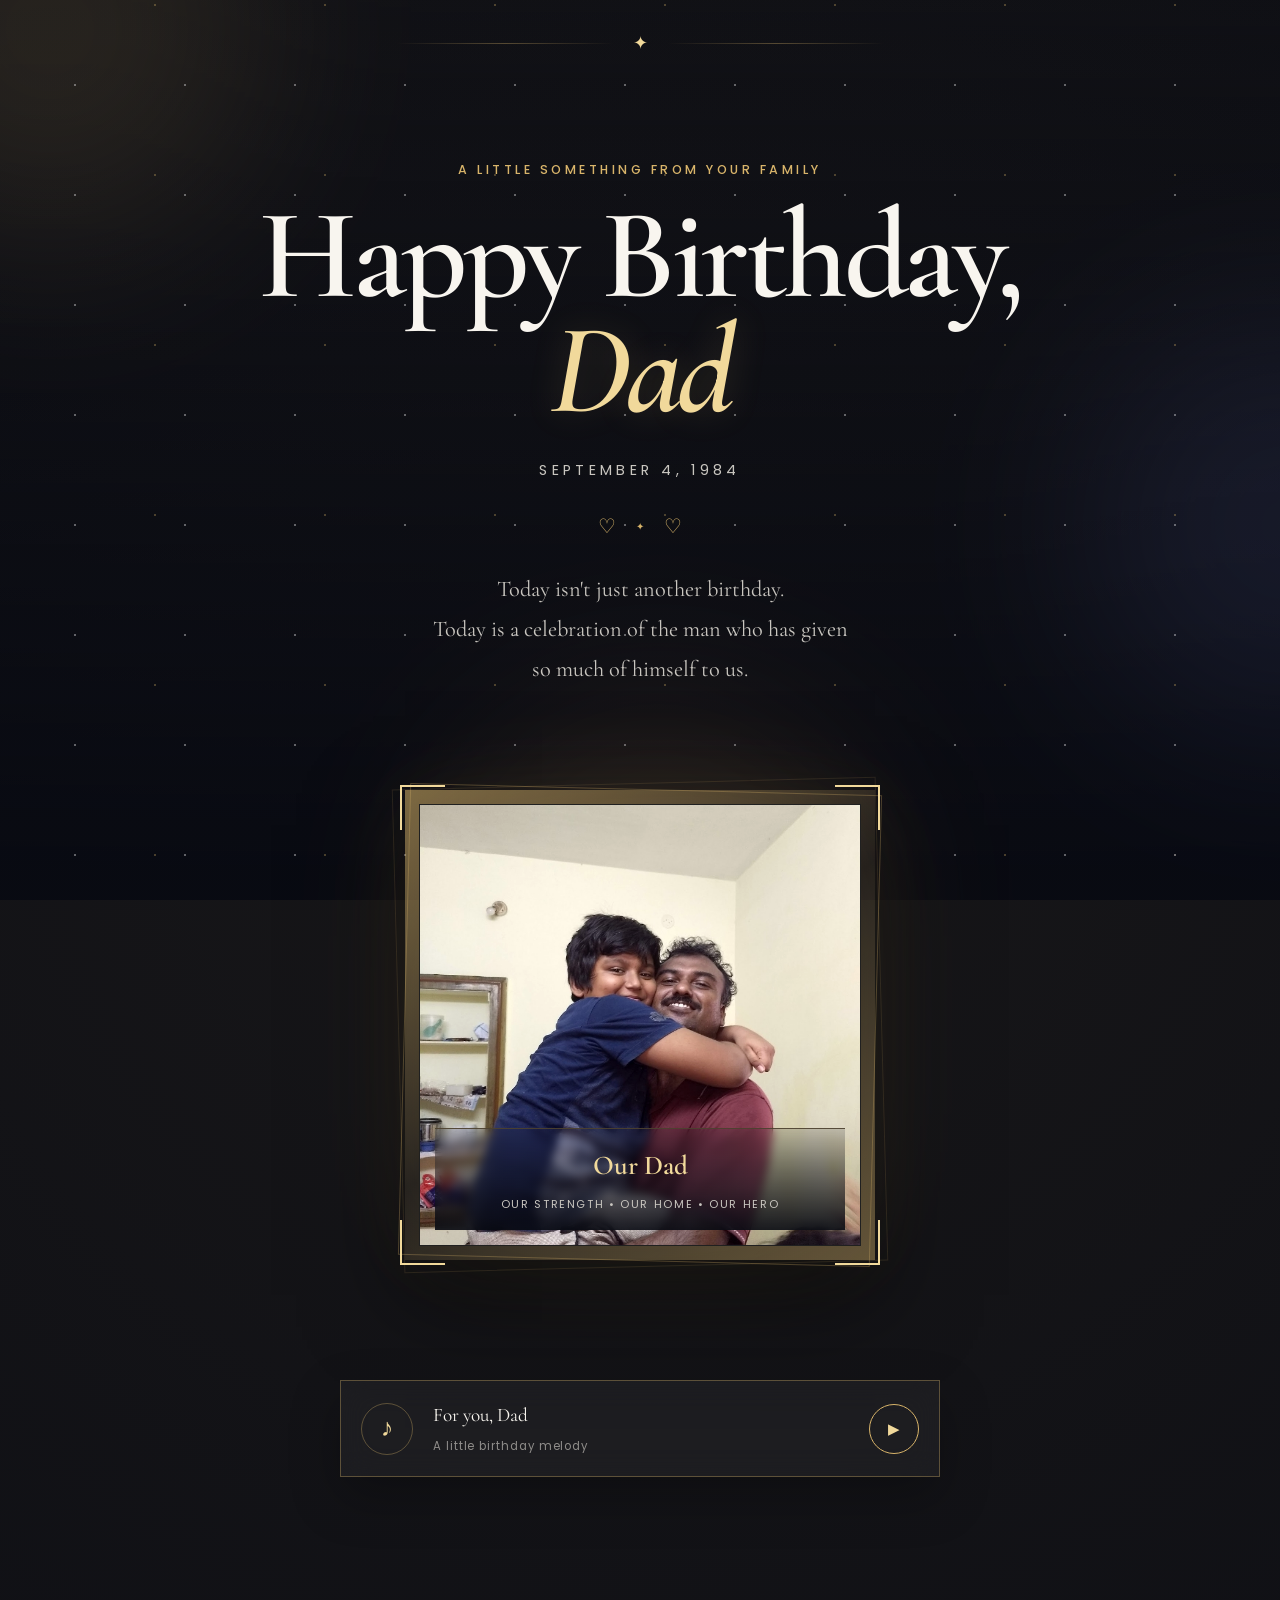
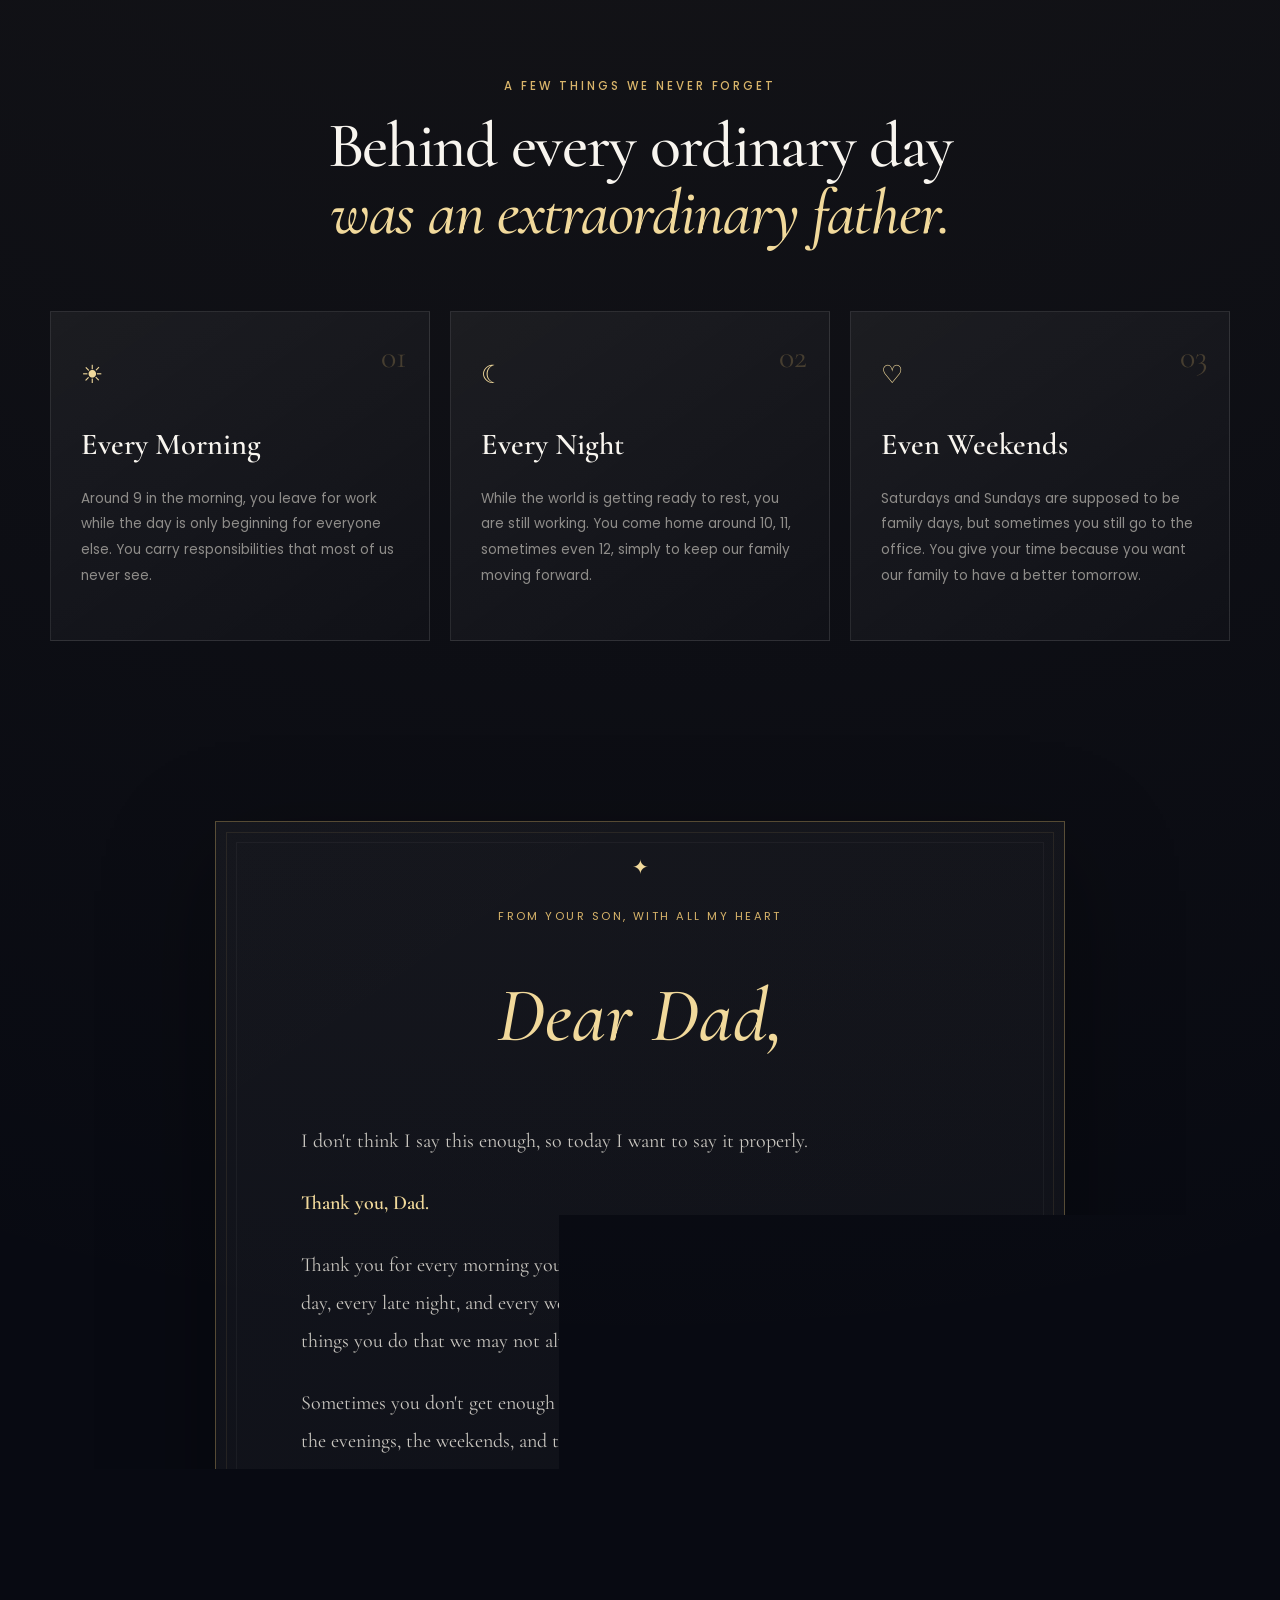
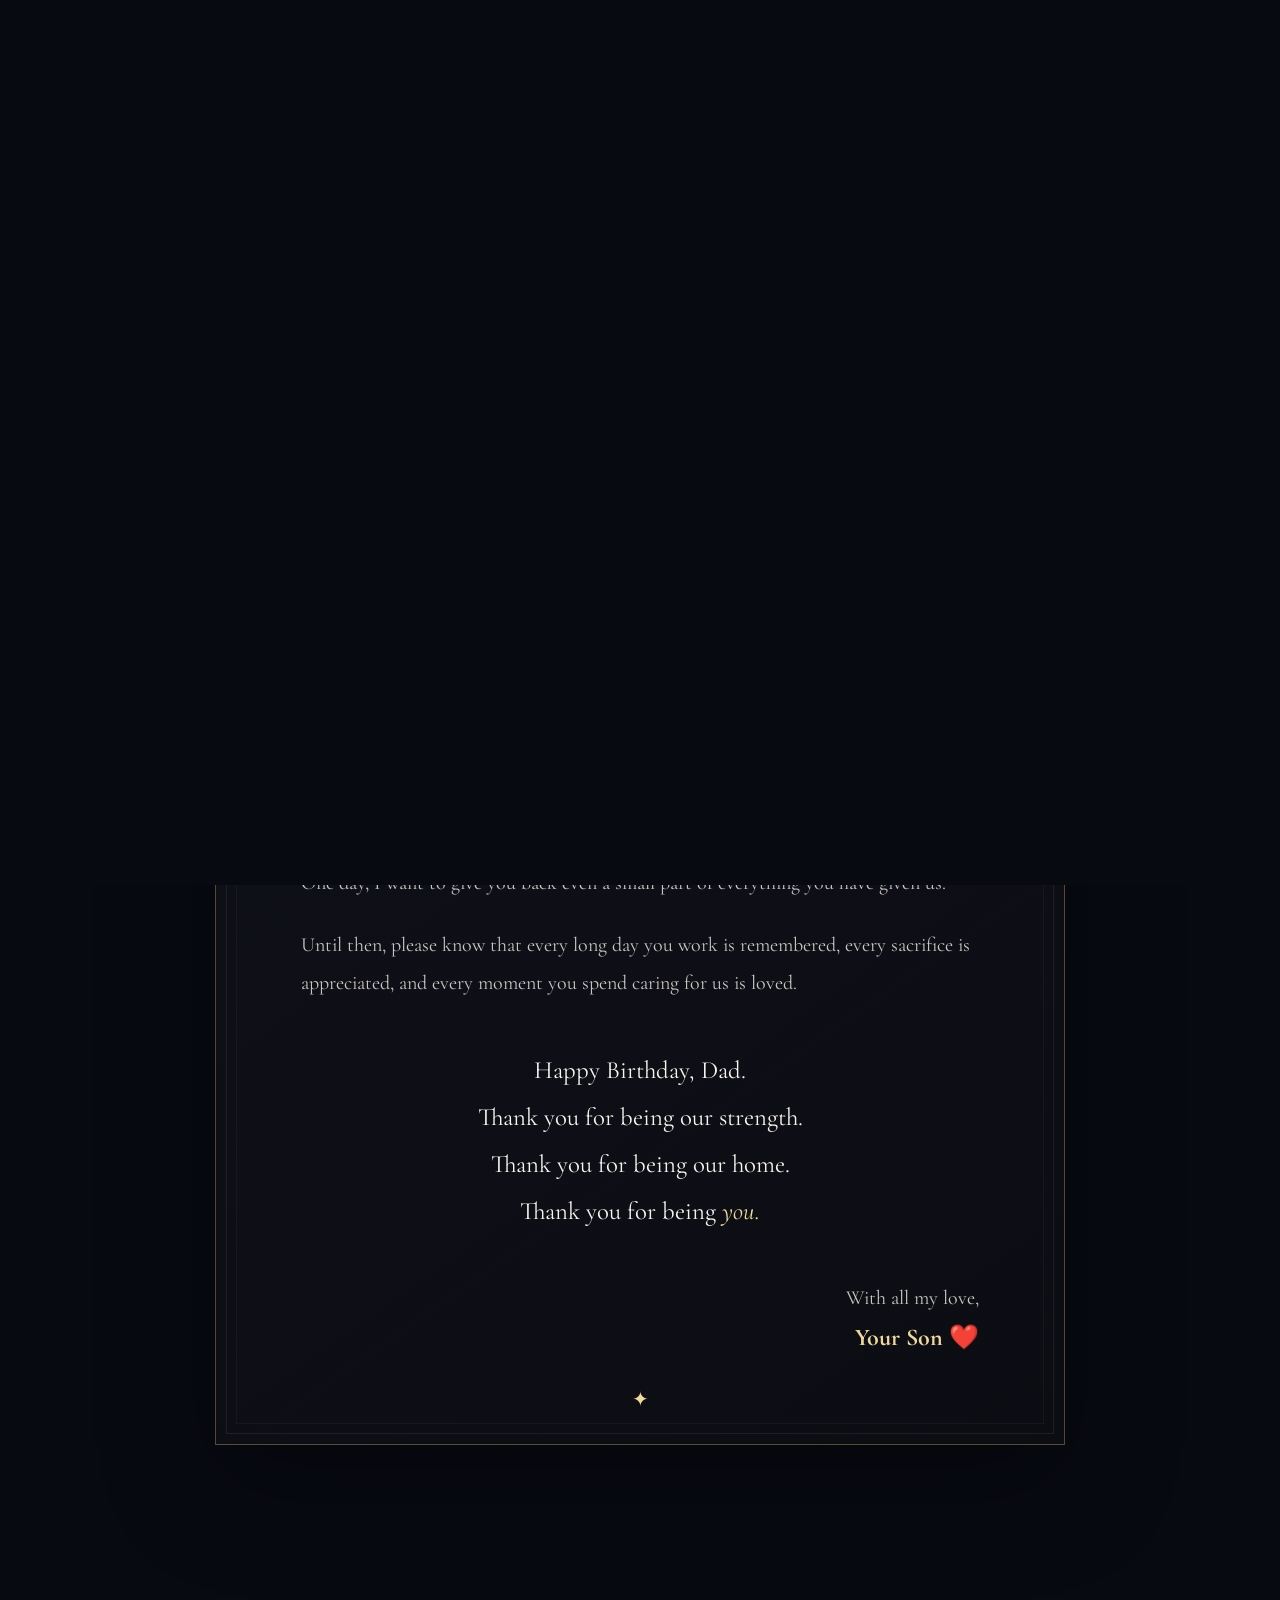
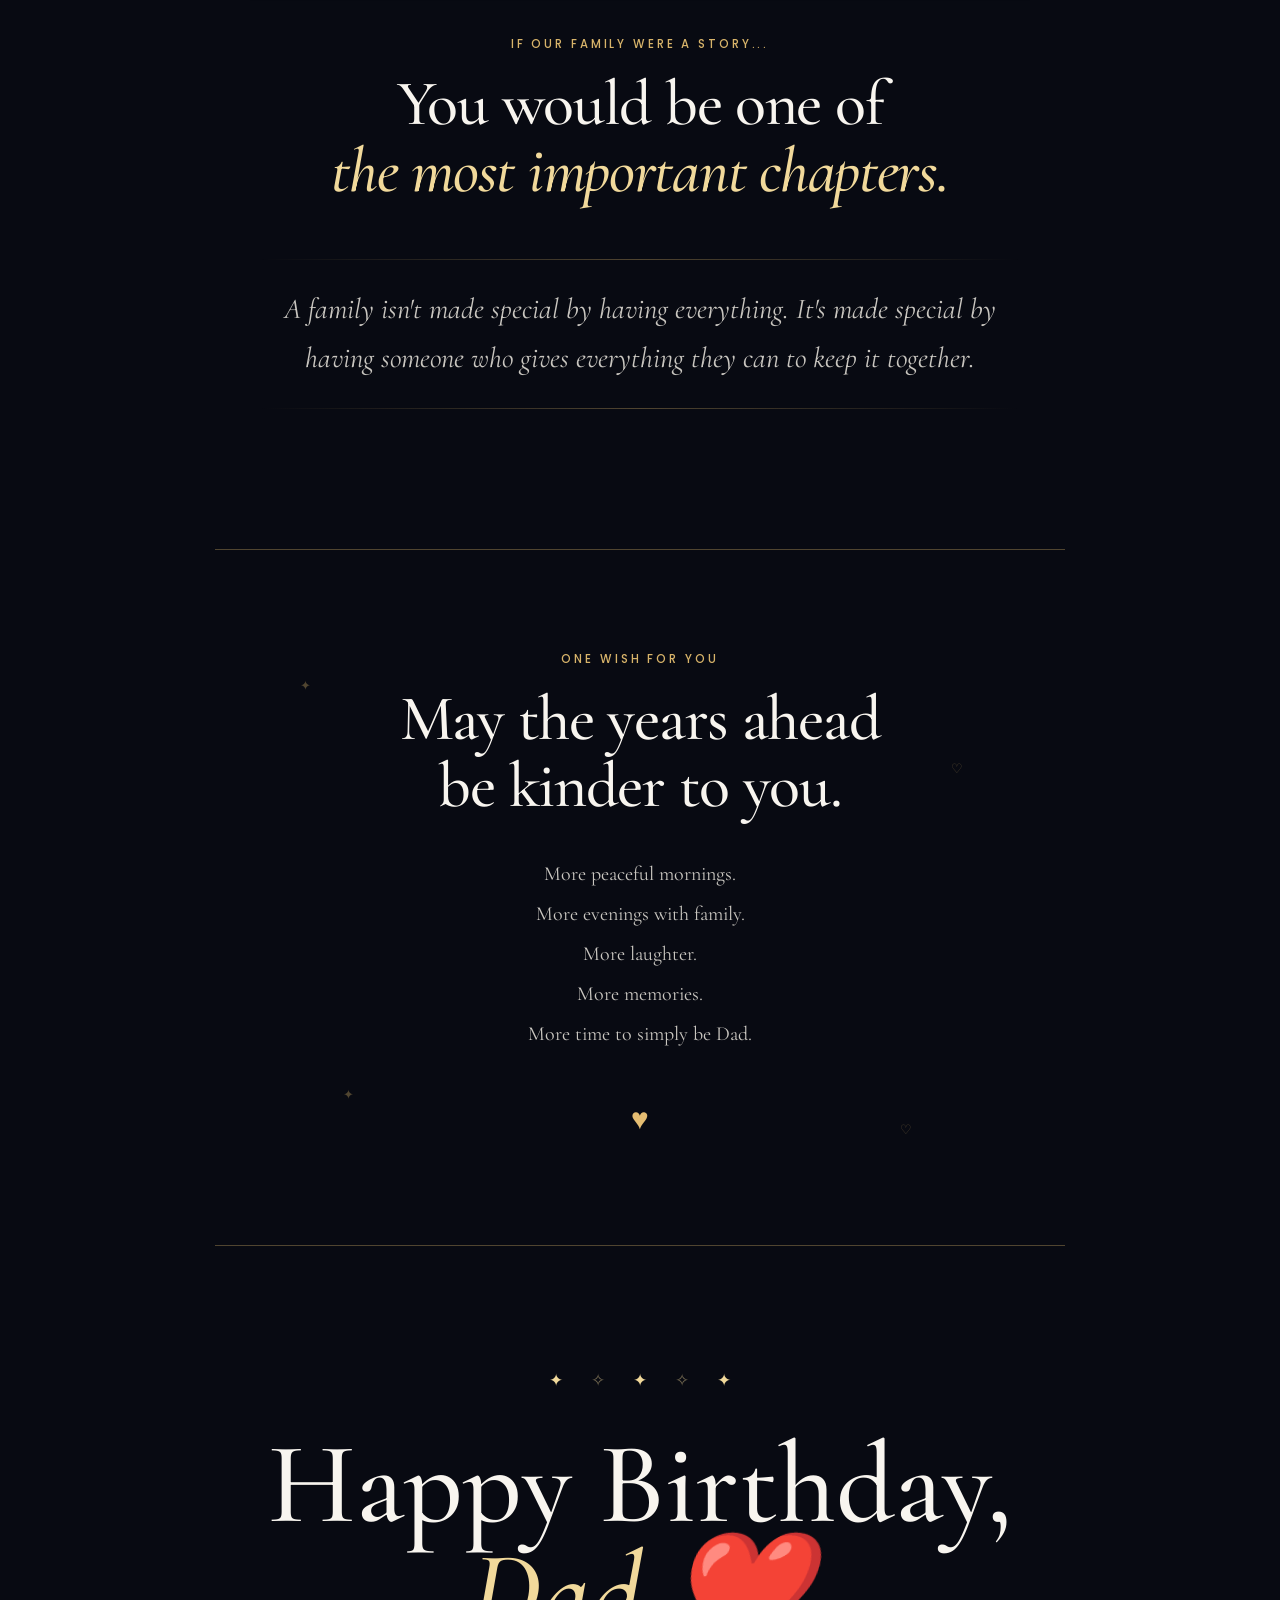
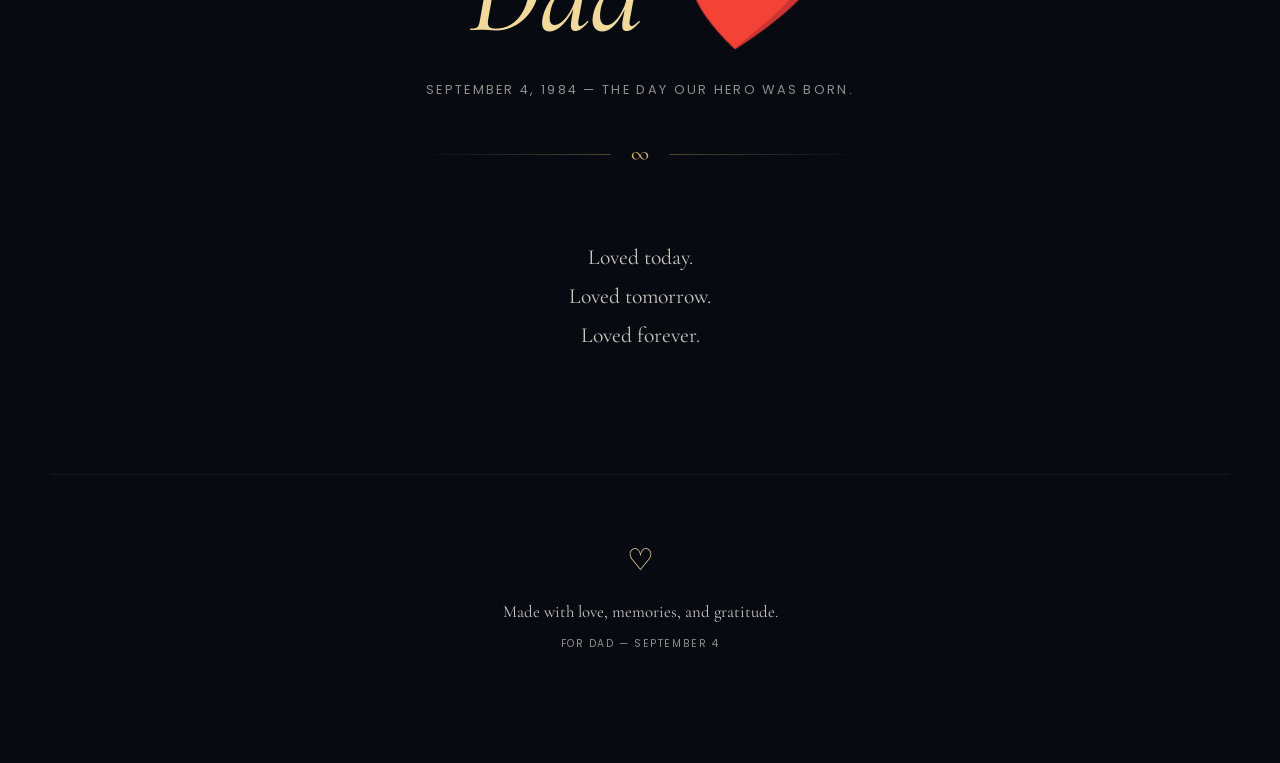
<file: Index.html>
<!DOCTYPE html>
<html lang="en">
<head>
  <meta charset="UTF-8">
  <meta name="viewport" content="width=device-width, initial-scale=1.0">

  <title>Happy Birthday, Dad ❤️</title>

  <link rel="preconnect" href="https://fonts.googleapis.com">
  <link rel="preconnect" href="https://fonts.gstatic.com" crossorigin>
  <link
    href="https://fonts.googleapis.com/css2?family=Cormorant+Garamond:wght@400;500;600;700&family=Poppins:wght@300;400;500;600&display=swap"
    rel="stylesheet"
  >

  <link rel="stylesheet" href="style.css">
</head>

<body>

  <!-- BACKGROUND -->
  <div class="background" aria-hidden="true">
    <div class="glow glow-1"></div>
    <div class="glow glow-2"></div>
    <div class="glow glow-3"></div>
  </div>

  <div class="stars" aria-hidden="true"></div>

  <main class="birthday-page">

    <!-- TOP LINE -->
    <div class="top-line" aria-hidden="true">
      <span></span>
      <i>✦</i>
      <span></span>
    </div>

    <!-- HERO -->
    <section class="hero" id="home">

      <p class="small-heading">
        A little something from your family
      </p>

      <h1 class="hero-title">
        Happy Birthday,
        <span>Dad</span>
      </h1>

      <p class="birth-date">
        September 4, 1984
      </p>

      <div class="hero-decoration" aria-hidden="true">
        <span>♡</span>
        <span>✦</span>
        <span>♡</span>
      </div>

      <p class="intro-text">
        Today isn't just another birthday.
        <br>
        Today is a celebration of the man who has given
        <br>
        so much of himself to us.
      </p>

    </section>

    <!-- PHOTO -->
    <section class="photo-section" id="dad-photo">

      <div class="photo-frame">

        <div class="frame-corner corner-top-left"></div>
        <div class="frame-corner corner-top-right"></div>
        <div class="frame-corner corner-bottom-left"></div>
        <div class="frame-corner corner-bottom-right"></div>

        <div class="photo-glow"></div>

        <img
          src="dad.jpg"
          alt="A beautiful memory of Dad"
          class="dad-photo"
        >

        <div class="photo-caption">
          <span>Our Dad</span>
          <small>Our strength • Our home • Our hero</small>
        </div>

      </div>

    </section>

    <!-- MUSIC -->
    <section class="music-section">

      <div class="music-card">

        <div class="music-icon" aria-hidden="true">
          ♪
        </div>

        <div class="music-info">
          <p>For you, Dad</p>
          <span>A little birthday melody</span>
        </div>

        <button
          class="music-button"
          id="musicButton"
          type="button"
          aria-label="Play birthday song"
        >
          ▶
        </button>

      </div>

      <audio id="birthdaySong" loop preload="metadata">
        <source src="birthday-song.mp3" type="audio/mpeg">
        Your browser does not support the audio element.
      </audio>

    </section>

    <!-- MEMORIES -->
    <section class="memory-section">

      <p class="section-label">
        A few things we never forget
      </p>

      <h2>
        Behind every ordinary day<br>
        <span>was an extraordinary father.</span>
      </h2>

      <div class="memory-grid">

        <article class="memory-card">
          <div class="memory-number">01</div>
          <div class="memory-icon">☀</div>

          <h3>Every Morning</h3>

          <p>
            Around 9 in the morning, you leave for work
            while the day is only beginning for everyone else.
            You carry responsibilities that most of us never see.
          </p>
        </article>

        <article class="memory-card">
          <div class="memory-number">02</div>
          <div class="memory-icon">☾</div>

          <h3>Every Night</h3>

          <p>
            While the world is getting ready to rest,
            you are still working. You come home around
            10, 11, sometimes even 12, simply to keep
            our family moving forward.
          </p>
        </article>

        <article class="memory-card">
          <div class="memory-number">03</div>
          <div class="memory-icon">♡</div>

          <h3>Even Weekends</h3>

          <p>
            Saturdays and Sundays are supposed to be
            family days, but sometimes you still go to
            the office. You give your time because you
            want our family to have a better tomorrow.
          </p>
        </article>

      </div>

    </section>

    <!-- LETTER -->
    <section class="letter-section" id="letter">

      <div class="letter-border">

        <div class="letter-decoration top" aria-hidden="true">✦</div>

        <p class="letter-label">
          From your son, with all my heart
        </p>

        <h2>Dear Dad,</h2>

        <div class="letter-content">

          <p>
            I don't think I say this enough, so today I want
            to say it properly.
          </p>

          <p>
            <strong>Thank you, Dad.</strong>
          </p>

          <p>
            Thank you for every morning you wake up and go
            to work. Thank you for every long day, every late
            night, and every weekend you spend working for us.
            There are so many things you do that we may not
            always notice, but they are all around us.
          </p>

          <p>
            Sometimes you don't get enough time to sit with us.
            Sometimes your work takes away the evenings,
            the weekends, and the little moments that families
            wish they had more of.
          </p>

          <p>
            But Dad, I want you to know something.
          </p>

          <p class="highlight-line">
            We notice your sacrifice.
          </p>

          <p>
            We notice how hard you work.
            We notice how much you care.
            We notice how you keep going even when you're tired.
          </p>

          <p>
            You never ask us for anything in return.
            You simply work, provide, protect, and love us
            in your own way.
          </p>

          <p>
            And maybe one day, when I am older, I will finally
            understand just how much you gave up for our family.
            But even now, I know one thing for certain:
          </p>

          <p class="big-love">
            You mean the world to us.
          </p>

          <p>
            I don't want this birthday to be remembered as
            just another day.
          </p>

          <p>
            I want you to remember that your son loves you.
            Your family loves you.
            And behind every little thing we have today,
            there is a part of your hard work and your love.
          </p>

          <p>
            I may not always say it.
            I may not always show it.
            But I am proud to call you my Dad.
          </p>

          <p>
            I hope this little page stays with you as a reminder
            that your efforts have never been meaningless.
          </p>

          <p>
            One day, I want to give you back even a small part
            of everything you have given us.
          </p>

          <p>
            Until then, please know that every long day you work
            is remembered, every sacrifice is appreciated,
            and every moment you spend caring for us is loved.
          </p>

          <p class="final-letter">
            Happy Birthday, Dad.
            <br>
            Thank you for being our strength.
            <br>
            Thank you for being our home.
            <br>
            Thank you for being <em>you.</em>
          </p>

        </div>

        <div class="signature">
          With all my love,
          <br>
          <strong>Your Son ❤️</strong>
        </div>

        <div class="letter-decoration bottom" aria-hidden="true">✦</div>

      </div>

    </section>

    <!-- FAMILY -->
    <section class="family-section">

      <p class="section-label">
        If our family were a story...
      </p>

      <h2>
        You would be one of<br>
        <span>the most important chapters.</span>
      </h2>

      <div class="family-message">

        <div class="family-line"></div>

        <p>
          A family isn't made special by having everything.
          It's made special by having someone who gives
          everything they can to keep it together.
        </p>

        <div class="family-line"></div>

      </div>

    </section>

    <!-- WISHES -->
    <section class="wishes-section">

      <div class="wish-orbit" aria-hidden="true">
        <span>✦</span>
        <span>♡</span>
        <span>✦</span>
        <span>♡</span>
      </div>

      <p class="section-label">
        One wish for you
      </p>

      <h2>
        May the years ahead<br>
        be kinder to you.
      </h2>

      <p class="wish-text">
        More peaceful mornings.
        <br>
        More evenings with family.
        <br>
        More laughter.
        <br>
        More memories.
        <br>
        More time to simply be Dad.
      </p>

      <div class="wish-heart">
        ♥
      </div>

    </section>

    <!-- FINAL -->
    <section class="final-section">

      <div class="final-stars" aria-hidden="true">
        <span>✦</span>
        <span>✧</span>
        <span>✦</span>
        <span>✧</span>
        <span>✦</span>
      </div>

      <h2>
        Happy Birthday,
        <span>Dad ❤️</span>
      </h2>

      <p>
        September 4, 1984 — the day our hero was born.
      </p>

      <div class="final-line" aria-hidden="true">
        <span></span>
        <b>∞</b>
        <span></span>
      </div>

      <p class="forever-message">
        Loved today.
        <br>
        Loved tomorrow.
        <br>
        Loved forever.
      </p>

    </section>

    <!-- FOOTER -->
    <footer>

      <div class="footer-heart">
        ♡
      </div>

      <p>
        Made with love, memories, and gratitude.
      </p>

      <small>
        For Dad — September 4
      </small>

    </footer>

  </main>

  <script src="script.js"></script>

</body>
</html>
</file>
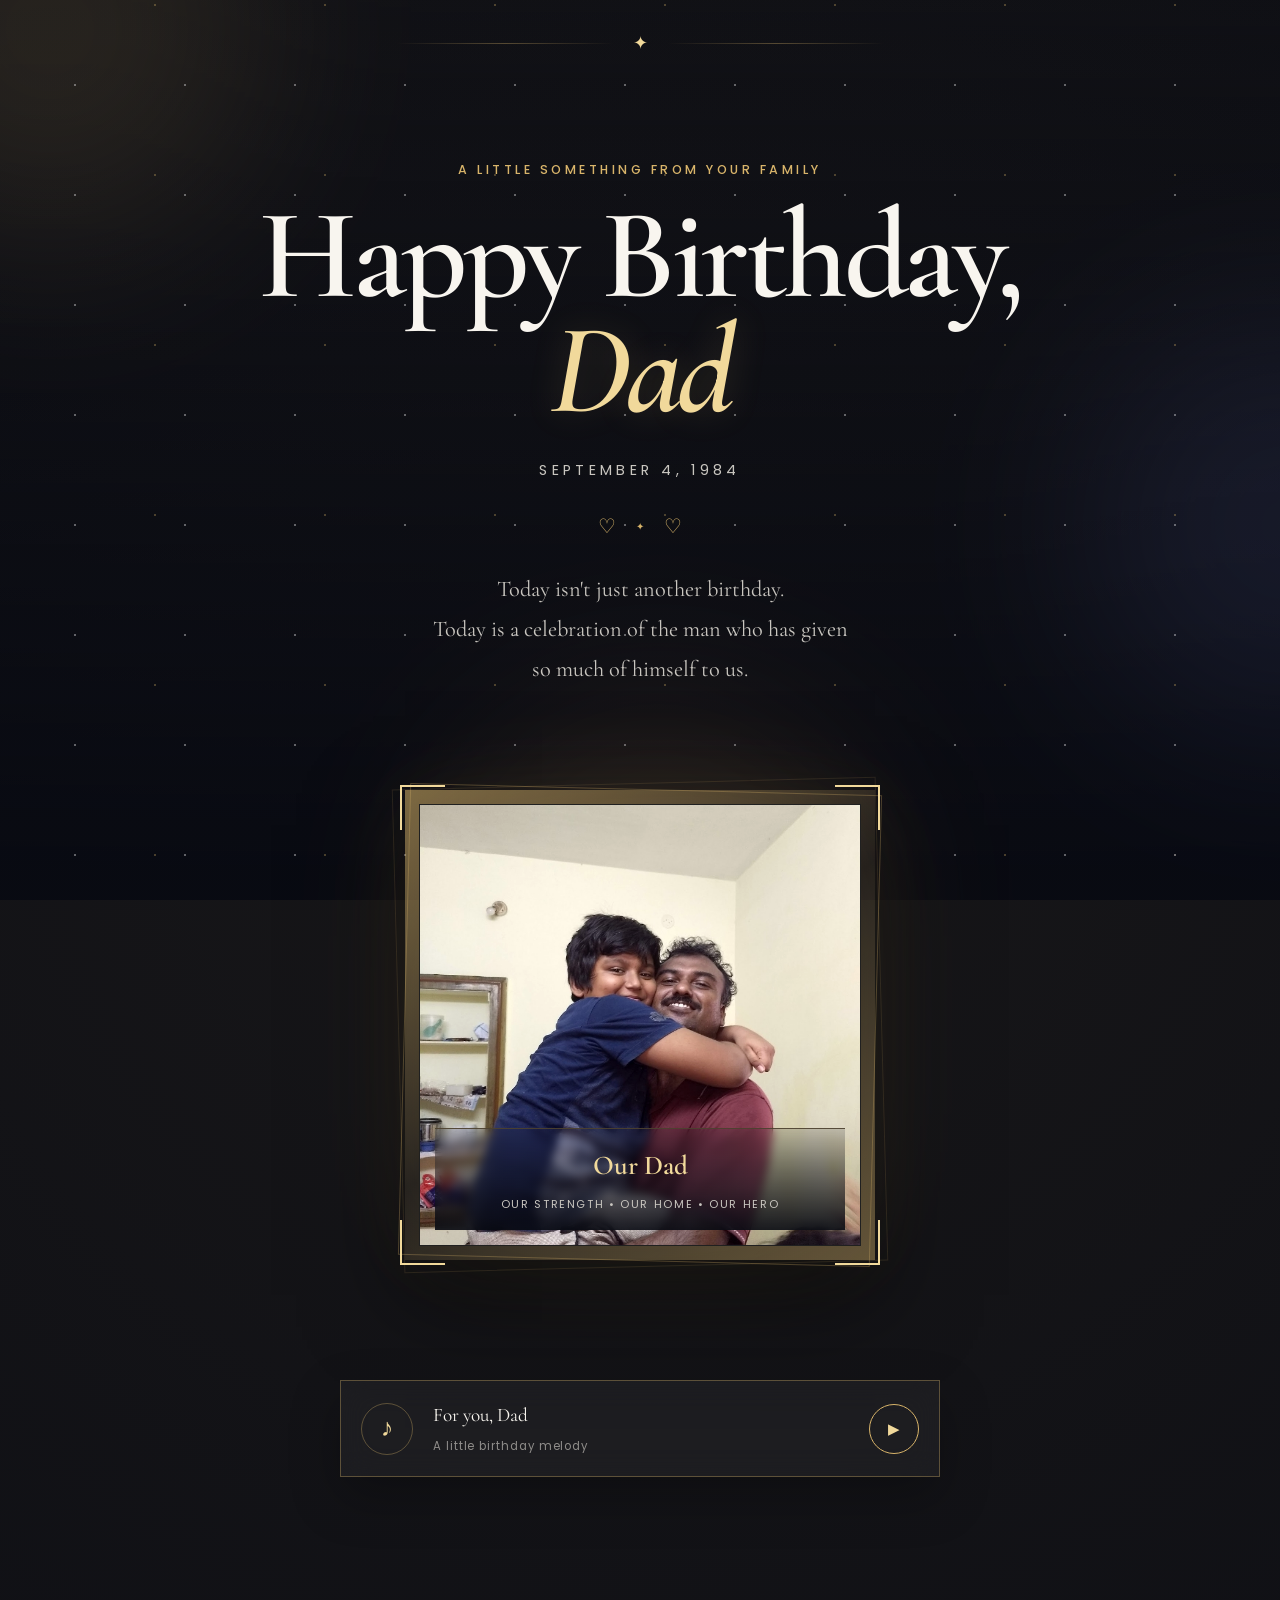
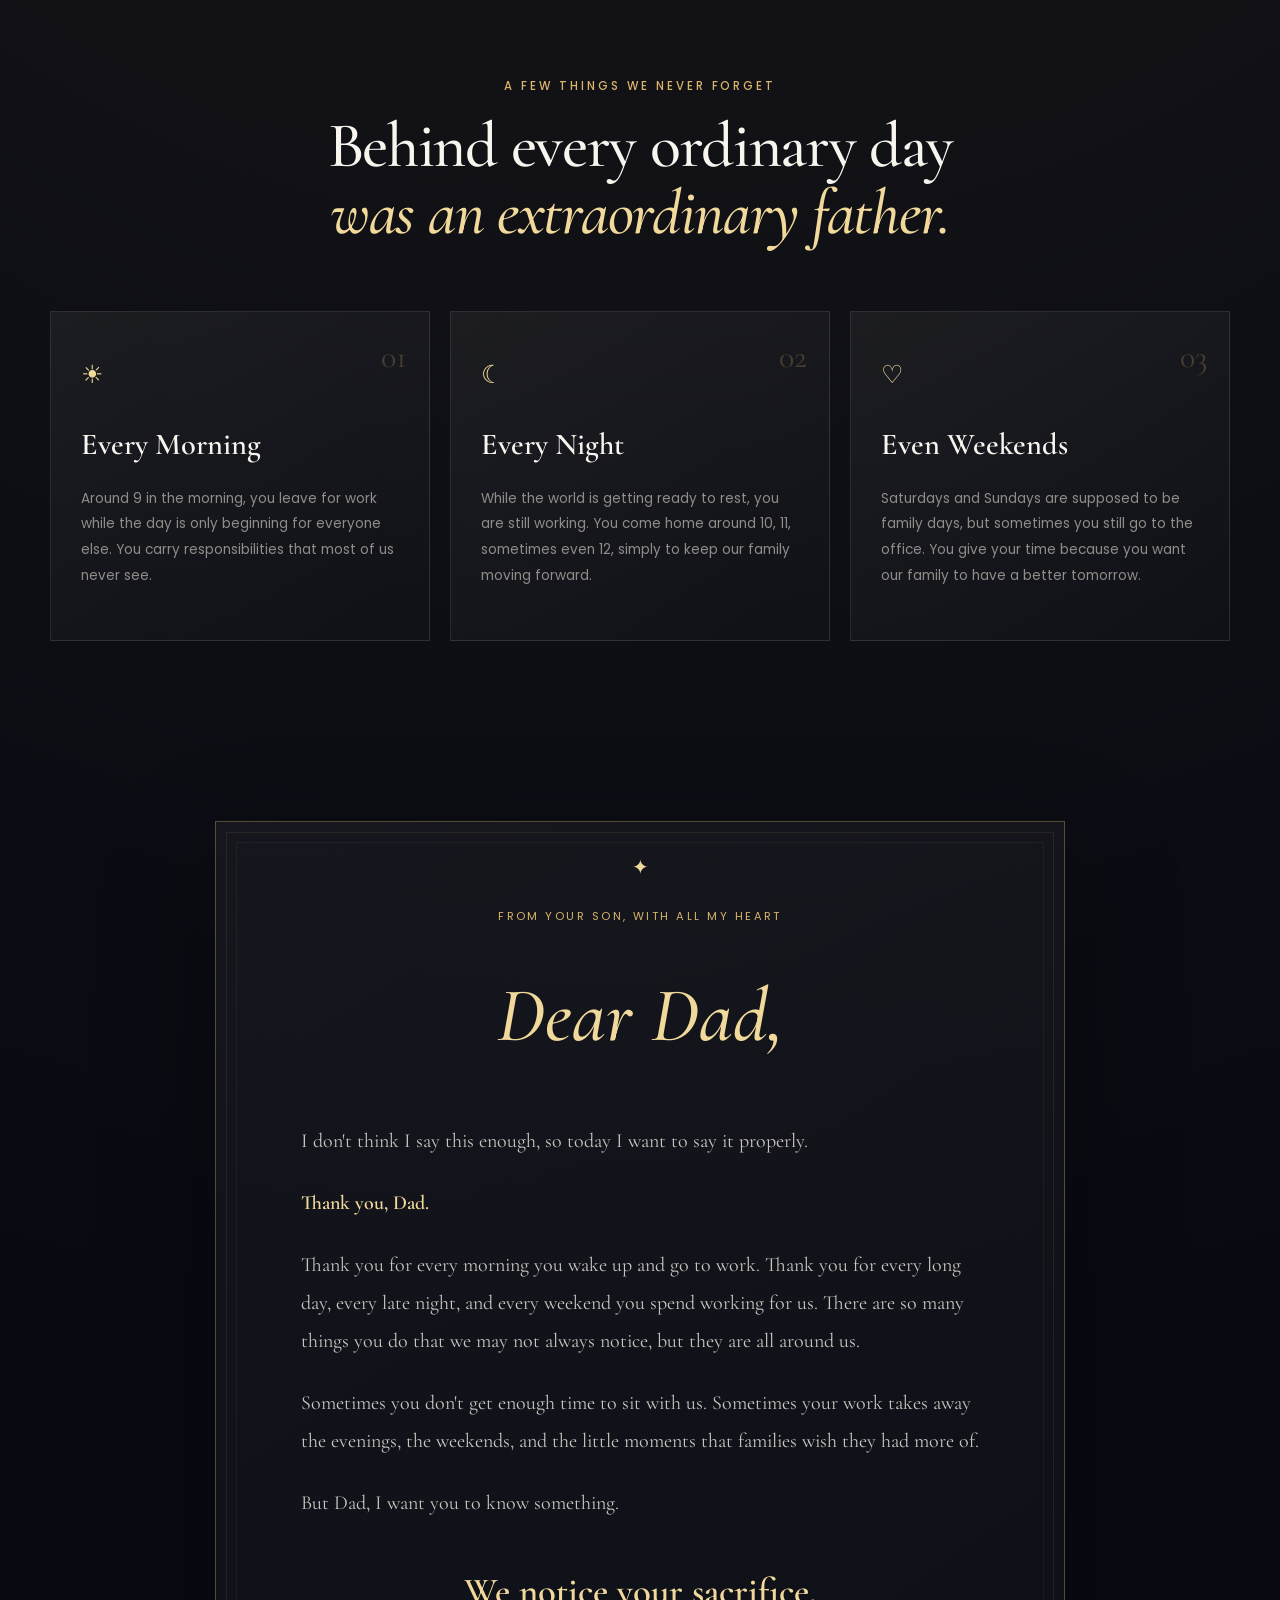
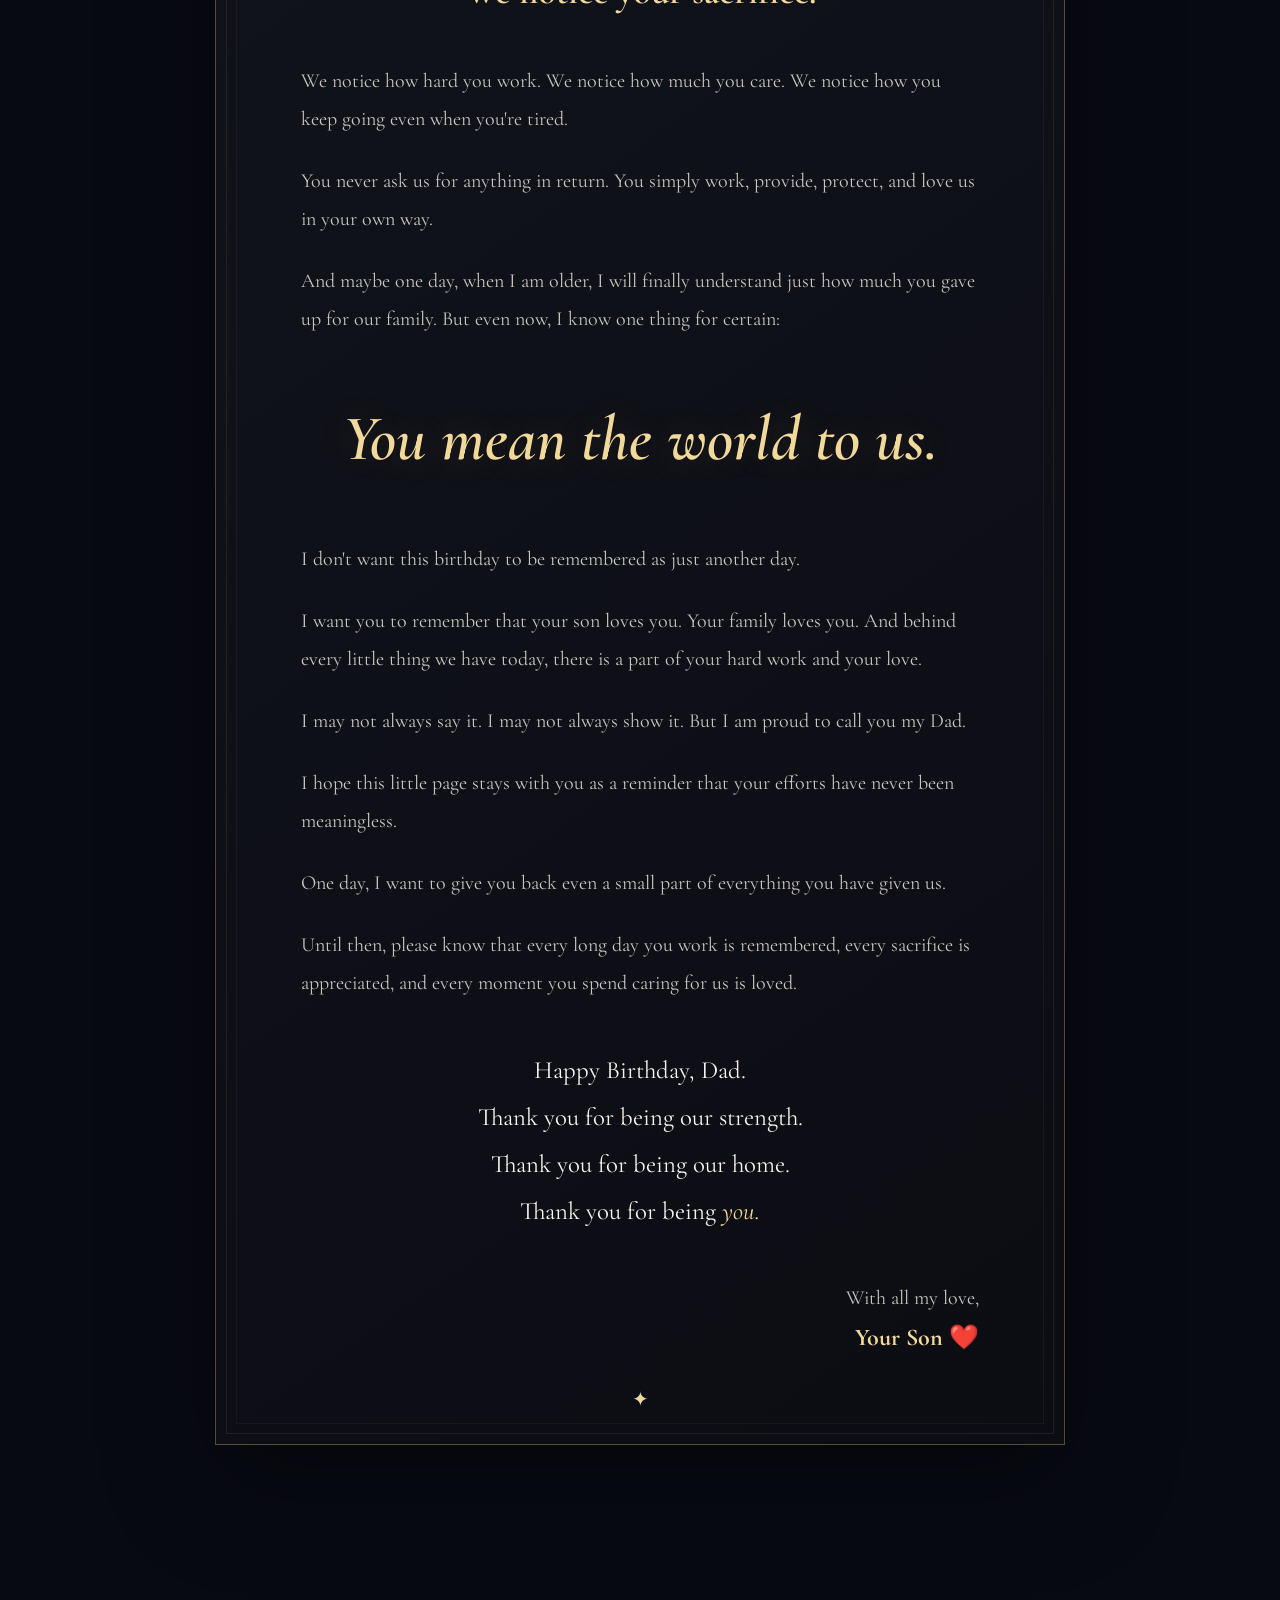
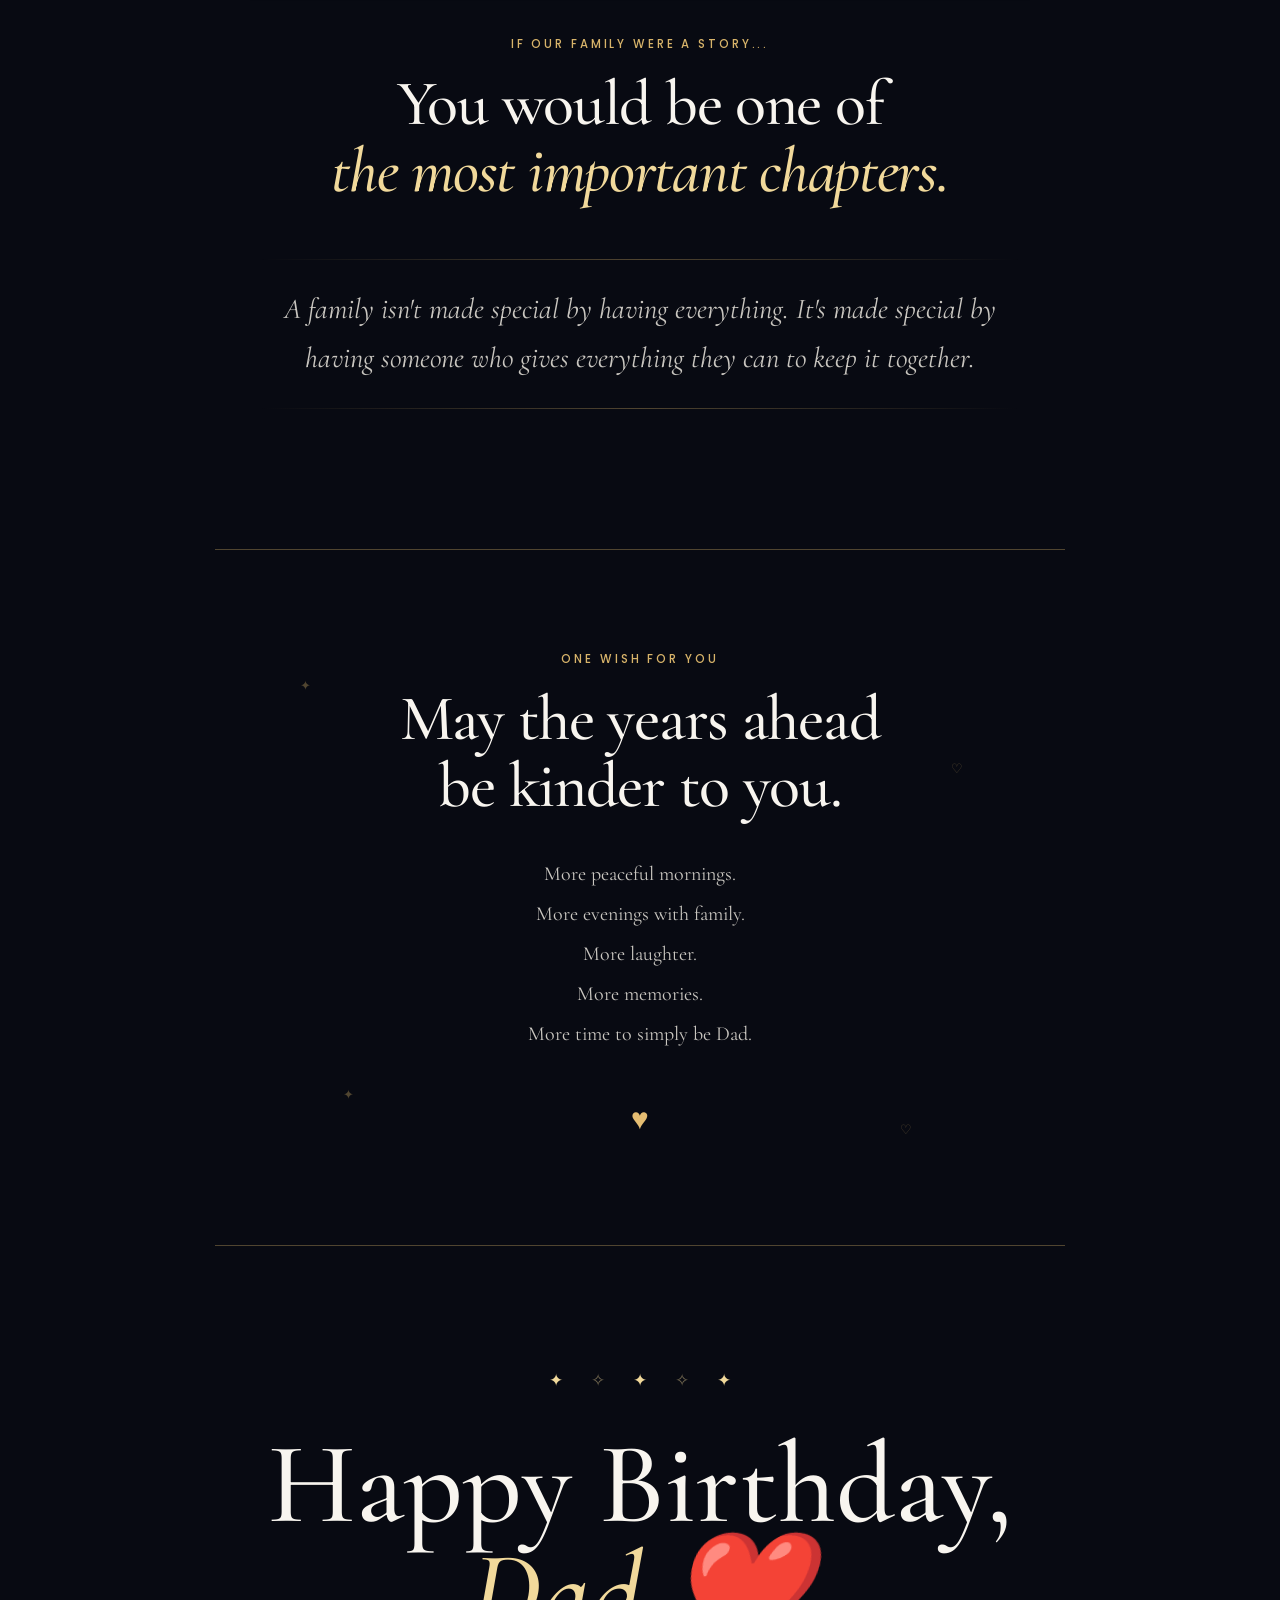
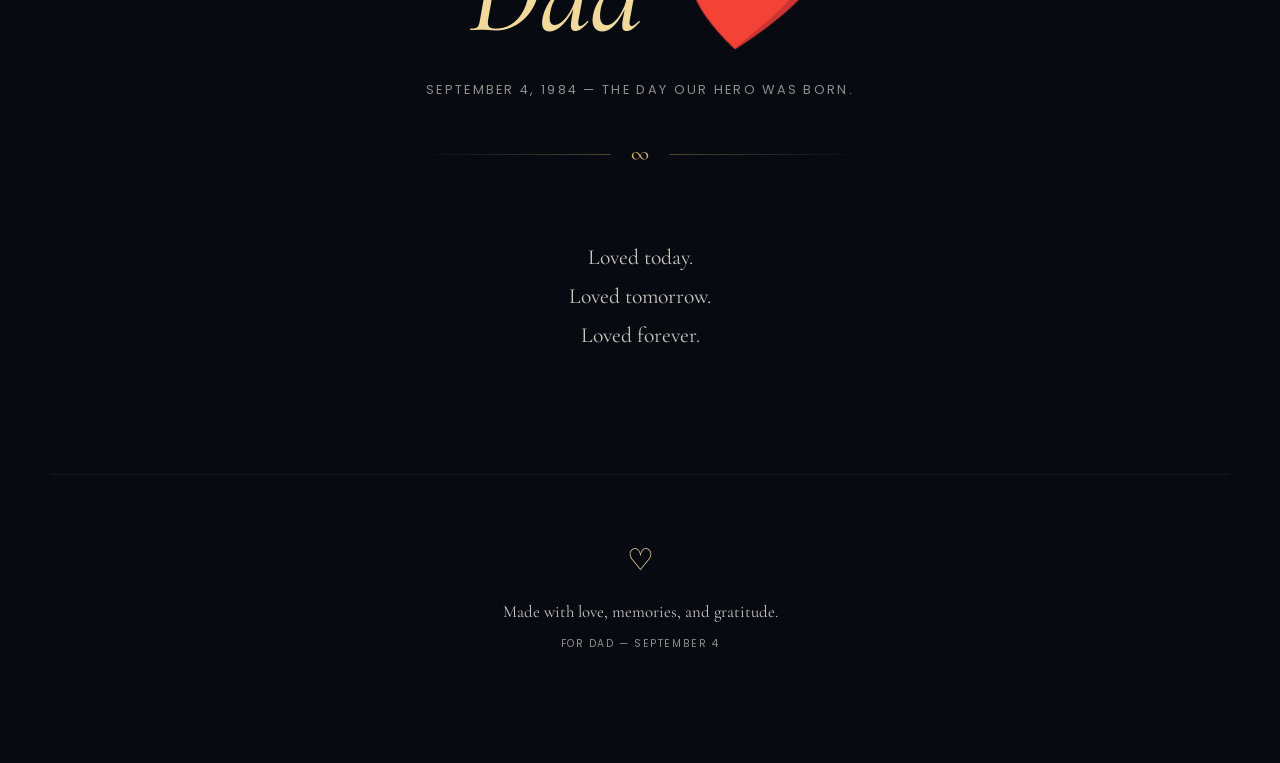
<file: main.html>
<!DOCTYPE html>
<html lang="en">
<head>
  <meta charset="UTF-8">
  <meta name="viewport" content="width=device-width, initial-scale=1.0">

  <title>Happy Birthday, Dad ❤️</title>

  <link rel="preconnect" href="https://fonts.googleapis.com">
  <link rel="preconnect" href="https://fonts.gstatic.com" crossorigin>
  <link
    href="https://fonts.googleapis.com/css2?family=Cormorant+Garamond:wght@400;500;600;700&family=Poppins:wght@300;400;500;600&display=swap"
    rel="stylesheet"
  >

  <link rel="stylesheet" href="style.css">
</head>

<body>

  <!-- BACKGROUND -->
  <div class="background" aria-hidden="true">
    <div class="glow glow-1"></div>
    <div class="glow glow-2"></div>
    <div class="glow glow-3"></div>
  </div>

  <div class="stars" aria-hidden="true"></div>

  <main class="birthday-page">

    <!-- TOP LINE -->
    <div class="top-line" aria-hidden="true">
      <span></span>
      <i>✦</i>
      <span></span>
    </div>

    <!-- HERO -->
    <section class="hero" id="home">

      <p class="small-heading">
        A little something from your family
      </p>

      <h1 class="hero-title">
        Happy Birthday,
        <span>Dad</span>
      </h1>

      <p class="birth-date">
        September 4, 1984
      </p>

      <div class="hero-decoration" aria-hidden="true">
        <span>♡</span>
        <span>✦</span>
        <span>♡</span>
      </div>

      <p class="intro-text">
        Today isn't just another birthday.
        <br>
        Today is a celebration of the man who has given
        <br>
        so much of himself to us.
      </p>

    </section>

    <!-- PHOTO -->
    <section class="photo-section" id="dad-photo">

      <div class="photo-frame">

        <div class="frame-corner corner-top-left"></div>
        <div class="frame-corner corner-top-right"></div>
        <div class="frame-corner corner-bottom-left"></div>
        <div class="frame-corner corner-bottom-right"></div>

        <div class="photo-glow"></div>

        <img
          src="dad.jpg"
          alt="A beautiful memory of Dad"
          class="dad-photo"
        >

        <div class="photo-caption">
          <span>Our Dad</span>
          <small>Our strength • Our home • Our hero</small>
        </div>

      </div>

    </section>

    <!-- MUSIC -->
    <section class="music-section">

      <div class="music-card">

        <div class="music-icon" aria-hidden="true">
          ♪
        </div>

        <div class="music-info">
          <p>For you, Dad</p>
          <span>A little birthday melody</span>
        </div>

        <button
          class="music-button"
          id="musicButton"
          type="button"
          aria-label="Play birthday song"
        >
          ▶
        </button>

      </div>

      <audio id="birthdaySong" loop preload="metadata">
        <source src="birthday-song.mp3" type="audio/mpeg">
        Your browser does not support the audio element.
      </audio>

    </section>

    <!-- MEMORIES -->
    <section class="memory-section">

      <p class="section-label">
        A few things we never forget
      </p>

      <h2>
        Behind every ordinary day<br>
        <span>was an extraordinary father.</span>
      </h2>

      <div class="memory-grid">

        <article class="memory-card">
          <div class="memory-number">01</div>
          <div class="memory-icon">☀</div>

          <h3>Every Morning</h3>

          <p>
            Around 9 in the morning, you leave for work
            while the day is only beginning for everyone else.
            You carry responsibilities that most of us never see.
          </p>
        </article>

        <article class="memory-card">
          <div class="memory-number">02</div>
          <div class="memory-icon">☾</div>

          <h3>Every Night</h3>

          <p>
            While the world is getting ready to rest,
            you are still working. You come home around
            10, 11, sometimes even 12, simply to keep
            our family moving forward.
          </p>
        </article>

        <article class="memory-card">
          <div class="memory-number">03</div>
          <div class="memory-icon">♡</div>

          <h3>Even Weekends</h3>

          <p>
            Saturdays and Sundays are supposed to be
            family days, but sometimes you still go to
            the office. You give your time because you
            want our family to have a better tomorrow.
          </p>
        </article>

      </div>

    </section>

    <!-- LETTER -->
    <section class="letter-section" id="letter">

      <div class="letter-border">

        <div class="letter-decoration top" aria-hidden="true">✦</div>

        <p class="letter-label">
          From your son, with all my heart
        </p>

        <h2>Dear Dad,</h2>

        <div class="letter-content">

          <p>
            I don't think I say this enough, so today I want
            to say it properly.
          </p>

          <p>
            <strong>Thank you, Dad.</strong>
          </p>

          <p>
            Thank you for every morning you wake up and go
            to work. Thank you for every long day, every late
            night, and every weekend you spend working for us.
            There are so many things you do that we may not
            always notice, but they are all around us.
          </p>

          <p>
            Sometimes you don't get enough time to sit with us.
            Sometimes your work takes away the evenings,
            the weekends, and the little moments that families
            wish they had more of.
          </p>

          <p>
            But Dad, I want you to know something.
          </p>

          <p class="highlight-line">
            We notice your sacrifice.
          </p>

          <p>
            We notice how hard you work.
            We notice how much you care.
            We notice how you keep going even when you're tired.
          </p>

          <p>
            You never ask us for anything in return.
            You simply work, provide, protect, and love us
            in your own way.
          </p>

          <p>
            And maybe one day, when I am older, I will finally
            understand just how much you gave up for our family.
            But even now, I know one thing for certain:
          </p>

          <p class="big-love">
            You mean the world to us.
          </p>

          <p>
            I don't want this birthday to be remembered as
            just another day.
          </p>

          <p>
            I want you to remember that your son loves you.
            Your family loves you.
            And behind every little thing we have today,
            there is a part of your hard work and your love.
          </p>

          <p>
            I may not always say it.
            I may not always show it.
            But I am proud to call you my Dad.
          </p>

          <p>
            I hope this little page stays with you as a reminder
            that your efforts have never been meaningless.
          </p>

          <p>
            One day, I want to give you back even a small part
            of everything you have given us.
          </p>

          <p>
            Until then, please know that every long day you work
            is remembered, every sacrifice is appreciated,
            and every moment you spend caring for us is loved.
          </p>

          <p class="final-letter">
            Happy Birthday, Dad.
            <br>
            Thank you for being our strength.
            <br>
            Thank you for being our home.
            <br>
            Thank you for being <em>you.</em>
          </p>

        </div>

        <div class="signature">
          With all my love,
          <br>
          <strong>Your Son ❤️</strong>
        </div>

        <div class="letter-decoration bottom" aria-hidden="true">✦</div>

      </div>

    </section>

    <!-- FAMILY -->
    <section class="family-section">

      <p class="section-label">
        If our family were a story...
      </p>

      <h2>
        You would be one of<br>
        <span>the most important chapters.</span>
      </h2>

      <div class="family-message">

        <div class="family-line"></div>

        <p>
          A family isn't made special by having everything.
          It's made special by having someone who gives
          everything they can to keep it together.
        </p>

        <div class="family-line"></div>

      </div>

    </section>

    <!-- WISHES -->
    <section class="wishes-section">

      <div class="wish-orbit" aria-hidden="true">
        <span>✦</span>
        <span>♡</span>
        <span>✦</span>
        <span>♡</span>
      </div>

      <p class="section-label">
        One wish for you
      </p>

      <h2>
        May the years ahead<br>
        be kinder to you.
      </h2>

      <p class="wish-text">
        More peaceful mornings.
        <br>
        More evenings with family.
        <br>
        More laughter.
        <br>
        More memories.
        <br>
        More time to simply be Dad.
      </p>

      <div class="wish-heart">
        ♥
      </div>

    </section>

    <!-- FINAL -->
    <section class="final-section">

      <div class="final-stars" aria-hidden="true">
        <span>✦</span>
        <span>✧</span>
        <span>✦</span>
        <span>✧</span>
        <span>✦</span>
      </div>

      <h2>
        Happy Birthday,
        <span>Dad ❤️</span>
      </h2>

      <p>
        September 4, 1984 — the day our hero was born.
      </p>

      <div class="final-line" aria-hidden="true">
        <span></span>
        <b>∞</b>
        <span></span>
      </div>

      <p class="forever-message">
        Loved today.
        <br>
        Loved tomorrow.
        <br>
        Loved forever.
      </p>

    </section>

    <!-- FOOTER -->
    <footer>

      <div class="footer-heart">
        ♡
      </div>

      <p>
        Made with love, memories, and gratitude.
      </p>

      <small>
        For Dad — September 4
      </small>

    </footer>

  </main>

  <script src="script.js"></script>

</body>
</html>
</file>
<file: style.css>
/* =========================================================
   HAPPY BIRTHDAY DAD ❤️
   style.css
   Fully matched with main.html + script.js
   ========================================================= */

:root {
  --bg-main: #080a12;
  --bg-secondary: #0e1220;
  --bg-card: rgba(255, 255, 255, 0.045);

  --text-main: #f8f5ef;
  --text-soft: #c9c6c0;
  --text-muted: #8f8d8a;

  --gold: #d8b46a;
  --gold-light: #f1d99b;
  --gold-dark: #8f6c2e;

  --line: rgba(216, 180, 106, 0.35);
  --white-line: rgba(255, 255, 255, 0.1);

  --shadow: rgba(0, 0, 0, 0.5);

  --serif: "Cormorant Garamond", Georgia, serif;
  --sans: "Poppins", Arial, sans-serif;

  --transition: 0.4s ease;
}


/* =========================================================
   RESET
   ========================================================= */

* {
  margin: 0;
  padding: 0;
  box-sizing: border-box;
}

html {
  scroll-behavior: smooth;
}

body {
  min-height: 100vh;
  overflow-x: hidden;

  background:
    radial-gradient(
      circle at 50% 10%,
      rgba(216, 180, 106, 0.08),
      transparent 35%
    ),
    var(--bg-main);

  color: var(--text-main);

  font-family: var(--sans);
  line-height: 1.7;

  -webkit-font-smoothing: antialiased;
  text-rendering: optimizeLegibility;
}

button {
  font-family: inherit;
}

button,
a {
  -webkit-tap-highlight-color: transparent;
}

button {
  border: 0;
  outline: none;
}

img {
  max-width: 100%;
  display: block;
}

p,
h1,
h2,
h3 {
  overflow-wrap: break-word;
}


/* =========================================================
   BACKGROUND
   ========================================================= */

.background {
  position: fixed;
  inset: 0;
  z-index: -10;
  pointer-events: none;
  overflow: hidden;

  background:
    linear-gradient(
      180deg,
      rgba(8, 10, 18, 0.2),
      rgba(8, 10, 18, 0.95)
    );
}

.glow {
  position: absolute;

  width: 420px;
  height: 420px;

  border-radius: 50%;
  filter: blur(100px);
  opacity: 0.12;

  animation: floatingGlow 10s ease-in-out infinite alternate;
}

.glow-1 {
  top: -180px;
  left: -160px;
  background: var(--gold);
}

.glow-2 {
  top: 35%;
  right: -220px;
  background: #6b78c9;
  animation-delay: -3s;
}

.glow-3 {
  bottom: -220px;
  left: 35%;
  background: #c28c50;
  animation-delay: -6s;
}


/* =========================================================
   STARS
   ========================================================= */

.stars {
  position: fixed;
  inset: 0;
  z-index: -5;
  pointer-events: none;

  opacity: 0.45;

  background-image:
    radial-gradient(
      circle,
      rgba(255, 255, 255, 0.8) 1px,
      transparent 1px
    ),
    radial-gradient(
      circle,
      rgba(216, 180, 106, 0.7) 1px,
      transparent 1px
    );

  background-size:
    110px 110px,
    170px 170px;

  background-position:
    20px 30px,
    70px 90px;

  animation: starMove 35s linear infinite;
}


/* =========================================================
   MAIN
   ========================================================= */

.birthday-page {
  position: relative;

  width: min(1180px, calc(100% - 32px));
  margin: 0 auto;

  padding-bottom: 80px;
}


/* =========================================================
   TOP LINE
   ========================================================= */

.top-line {
  display: flex;
  align-items: center;
  justify-content: center;

  gap: 18px;
  padding-top: 28px;

  opacity: 0;
  animation: fadeDown 1s ease forwards;
}

.top-line span {
  width: min(220px, 25vw);
  height: 1px;

  background:
    linear-gradient(
      90deg,
      transparent,
      var(--line),
      transparent
    );
}

.top-line i {
  color: var(--gold-light);
  font-size: 18px;
  font-style: normal;

  animation: sparkle 2s ease-in-out infinite;
}


/* =========================================================
   HERO
   ========================================================= */

.hero {
  min-height: 75vh;

  display: flex;
  flex-direction: column;
  align-items: center;
  justify-content: center;

  text-align: center;
  padding: 100px 20px 70px;

  perspective: 1000px;
}

.small-heading {
  margin-bottom: 18px;

  color: var(--gold);

  font-size: 0.78rem;
  font-weight: 500;

  letter-spacing: 0.28em;
  text-transform: uppercase;

  opacity: 0;
  animation: fadeUp 1s ease 0.2s forwards;
}

.hero-title {
  max-width: 900px;

  color: var(--text-main);

  font-family: var(--serif);
  font-size: clamp(4rem, 10vw, 8.5rem);
  font-weight: 600;
  line-height: 0.9;

  letter-spacing: -0.035em;

  opacity: 0;

  animation:
    titleReveal 1.4s
    cubic-bezier(0.2, 0.8, 0.2, 1)
    0.3s
    forwards;

  will-change: transform;
}

.hero-title span {
  display: block;

  color: var(--gold-light);
  font-style: italic;

  text-shadow:
    0 0 35px rgba(216, 180, 106, 0.2);
}

.birth-date {
  margin-top: 30px;

  color: var(--text-soft);

  font-size: 0.9rem;
  letter-spacing: 0.3em;
  text-transform: uppercase;

  opacity: 0;
  animation: fadeUp 1s ease 0.8s forwards;
}

.hero-decoration {
  display: flex;
  align-items: center;

  gap: 20px;
  margin: 26px 0;

  color: var(--gold);
  font-size: 20px;

  opacity: 0;
  animation: fadeUp 1s ease 1s forwards;

  will-change: transform;
}

.hero-decoration span:nth-child(2) {
  font-size: 10px;
  animation: sparkle 2s ease-in-out infinite;
}

.intro-text {
  max-width: 650px;

  color: var(--text-soft);

  font-family: var(--serif);
  font-size: clamp(1.1rem, 2.2vw, 1.4rem);

  line-height: 1.8;

  opacity: 0;
  animation: fadeUp 1s ease 1.2s forwards;
}


/* =========================================================
   PHOTO
   ========================================================= */

.photo-section {
  display: flex;
  justify-content: center;

  padding: 30px 0 120px;
}

.photo-frame {
  position: relative;

  width: min(470px, 85vw);
  padding: 14px;

  background:
    linear-gradient(
      145deg,
      rgba(216, 180, 106, 0.55),
      rgba(216, 180, 106, 0.08),
      rgba(216, 180, 106, 0.4)
    );

  box-shadow:
    0 35px 90px rgba(0, 0, 0, 0.55),
    0 0 80px rgba(216, 180, 106, 0.08);

  opacity: 0;

  animation:
    photoReveal 1.2s ease 1.3s forwards;

  isolation: isolate;

  will-change: transform;
  transition: transform 0.35s ease;
}

.photo-frame::before {
  content: "";

  position: absolute;
  inset: -1px;
  z-index: -1;

  border: 1px solid rgba(216, 180, 106, 0.3);

  transform: rotate(1.5deg);
}

.photo-frame::after {
  content: "";

  position: absolute;
  inset: -7px;
  z-index: -2;

  border: 1px solid rgba(216, 180, 106, 0.12);

  transform: rotate(-1.5deg);
}

.photo-glow {
  position: absolute;
  inset: 10%;
  z-index: -3;

  background: var(--gold);

  filter: blur(70px);
  opacity: 0.14;
}

.dad-photo {
  width: 100%;
  aspect-ratio: 1 / 1;

  object-fit: cover;

  background: #111;

  border: 1px solid rgba(255, 255, 255, 0.08);

  filter: saturate(0.9) contrast(1.04);

  transition:
    transform 0.8s ease,
    filter 0.8s ease;
}

.photo-frame:hover .dad-photo {
  transform: scale(1.025);

  filter:
    saturate(1)
    contrast(1.05);
}

.photo-caption {
  position: absolute;

  left: 50%;
  bottom: 30px;

  width: calc(100% - 60px);

  transform: translateX(-50%);

  padding: 14px 20px;

  text-align: center;

  background:
    linear-gradient(
      180deg,
      rgba(8, 10, 18, 0.15),
      rgba(8, 10, 18, 0.9)
    );

  backdrop-filter: blur(5px);

  border-top: 1px solid rgba(216, 180, 106, 0.3);
}

.photo-caption span {
  display: block;

  color: var(--gold-light);

  font-family: var(--serif);
  font-size: 1.7rem;
  font-weight: 600;
}

.photo-caption small {
  color: var(--text-soft);

  font-size: 0.68rem;
  letter-spacing: 0.15em;
  text-transform: uppercase;
}


/* =========================================================
   PHOTO CORNERS
   ========================================================= */

.frame-corner {
  position: absolute;

  width: 45px;
  height: 45px;

  border-color: var(--gold-light);
  border-style: solid;

  z-index: 3;
  pointer-events: none;
}

.corner-top-left {
  top: -5px;
  left: -5px;
  border-width: 2px 0 0 2px;
}

.corner-top-right {
  top: -5px;
  right: -5px;
  border-width: 2px 2px 0 0;
}

.corner-bottom-left {
  bottom: -5px;
  left: -5px;
  border-width: 0 0 2px 2px;
}

.corner-bottom-right {
  bottom: -5px;
  right: -5px;
  border-width: 0 2px 2px 0;
}


/* =========================================================
   MUSIC
   ========================================================= */

.music-section {
  display: flex;
  justify-content: center;

  padding: 0 0 120px;
}

.music-card {
  width: min(600px, 100%);

  display: flex;
  align-items: center;

  gap: 20px;

  padding: 18px 20px;

  border: 1px solid var(--line);

  background: var(--bg-card);

  backdrop-filter: blur(15px);

  box-shadow:
    0 20px 50px rgba(0, 0, 0, 0.25);

  transition:
    transform var(--transition),
    border-color var(--transition);
}

.music-card:hover {
  transform: translateY(-5px);
  border-color: rgba(216, 180, 106, 0.7);
}

.music-icon {
  width: 52px;
  height: 52px;

  flex-shrink: 0;

  display: grid;
  place-items: center;

  border: 1px solid var(--line);
  border-radius: 50%;

  color: var(--gold-light);

  font-family: var(--serif);
  font-size: 25px;

  animation: musicPulse 2s ease-in-out infinite;

  transition:
    transform 0.3s ease,
    box-shadow 0.3s ease;
}

.music-icon.music-playing {
  transform: scale(1.08);

  box-shadow:
    0 0 0 8px rgba(216, 180, 106, 0.08),
    0 0 35px rgba(216, 180, 106, 0.2);
}

.music-info {
  flex: 1;
  min-width: 0;
}

.music-info p {
  color: var(--text-main);

  font-family: var(--serif);
  font-size: 1.2rem;
}

.music-info span {
  color: var(--text-muted);

  font-size: 0.72rem;
  letter-spacing: 0.08em;
}

.music-button {
  width: 50px;
  height: 50px;

  flex-shrink: 0;

  display: grid;
  place-items: center;

  border: 1px solid var(--gold);
  border-radius: 50%;

  background: transparent;
  color: var(--gold-light);

  cursor: pointer;

  font-size: 15px;

  transition:
    background var(--transition),
    color var(--transition),
    transform var(--transition),
    box-shadow var(--transition);
}

.music-button:hover {
  background: var(--gold);
  color: var(--bg-main);

  transform: scale(1.08);

  box-shadow:
    0 0 25px rgba(216, 180, 106, 0.25);
}

.music-button:active {
  transform: scale(0.95);
}

.music-button:focus-visible {
  box-shadow:
    0 0 0 4px rgba(216, 180, 106, 0.2);
}


/* =========================================================
   SECTION LABELS
   ========================================================= */

.section-label {
  margin-bottom: 15px;

  color: var(--gold);

  font-size: 0.72rem;
  font-weight: 500;

  letter-spacing: 0.25em;
  text-transform: uppercase;
}


/* =========================================================
   MEMORY
   ========================================================= */

.memory-section {
  padding: 80px 0 140px;
  text-align: center;
}

.memory-section h2,
.family-section h2,
.wishes-section h2 {
  font-family: var(--serif);

  font-size: clamp(2.6rem, 5vw, 4.5rem);
  font-weight: 500;

  line-height: 1.05;
  letter-spacing: -0.02em;
}

.memory-section h2 span,
.family-section h2 span {
  color: var(--gold-light);
  font-style: italic;
}

.memory-grid {
  display: grid;

  grid-template-columns: repeat(3, 1fr);

  gap: 20px;

  margin-top: 65px;
}

.memory-card {
  position: relative;

  min-height: 330px;

  padding: 42px 30px;

  overflow: hidden;

  text-align: left;

  border: 1px solid var(--white-line);

  background:
    linear-gradient(
      145deg,
      rgba(255, 255, 255, 0.055),
      rgba(255, 255, 255, 0.015)
    );

  opacity: 0;

  transform: translateY(30px);

  transition:
    transform var(--transition),
    border-color var(--transition),
    background var(--transition);
}

.memory-card.card-visible {
  animation: cardReveal 0.8s ease forwards;
}

.memory-card:nth-child(1).card-visible {
  animation-delay: 0.05s;
}

.memory-card:nth-child(2).card-visible {
  animation-delay: 0.18s;
}

.memory-card:nth-child(3).card-visible {
  animation-delay: 0.31s;
}

.memory-card::before {
  content: "";

  position: absolute;
  top: 0;
  left: 0;

  width: 100%;
  height: 2px;

  background:
    linear-gradient(
      90deg,
      transparent,
      var(--gold),
      transparent
    );

  transform: translateX(-100%);

  transition: transform 0.7s ease;
}

.memory-card:hover {
  transform: translateY(-10px);

  border-color: var(--line);

  background:
    linear-gradient(
      145deg,
      rgba(216, 180, 106, 0.08),
      rgba(255, 255, 255, 0.025)
    );
}

.memory-card:hover::before {
  transform: translateX(0);
}

.memory-number {
  position: absolute;

  top: 18px;
  right: 22px;

  color: rgba(216, 180, 106, 0.25);

  font-family: var(--serif);
  font-size: 2rem;
}

.memory-icon {
  margin-bottom: 22px;

  color: var(--gold-light);
  font-size: 25px;
}

.memory-card h3 {
  margin-bottom: 15px;

  color: var(--text-main);

  font-family: var(--serif);
  font-size: 1.9rem;
  font-weight: 600;
}

.memory-card p {
  color: var(--text-muted);

  font-size: 0.85rem;
  line-height: 1.9;
}


/* =========================================================
   LETTER
   ========================================================= */

.letter-section {
  padding: 40px 0 150px;

  opacity: 1;
  transform: none;
}

.letter-section.scroll-hidden {
  opacity: 0;
  transform: translateY(35px);
}

.letter-section.scroll-visible {
  opacity: 1;
  transform: translateY(0);

  transition:
    opacity 1s ease,
    transform 1s ease;
}

.letter-border {
  position: relative;

  max-width: 850px;

  margin: 0 auto;

  padding: clamp(45px, 7vw, 85px);

  border: 1px solid var(--line);

  background:
    linear-gradient(
      145deg,
      rgba(255, 255, 255, 0.045),
      rgba(216, 180, 106, 0.025)
    );

  box-shadow:
    0 35px 100px rgba(0, 0, 0, 0.35);
}

.letter-border::before,
.letter-border::after {
  content: "";

  position: absolute;

  pointer-events: none;
}

.letter-border::before {
  inset: 10px;
  border: 1px solid rgba(216, 180, 106, 0.1);
}

.letter-border::after {
  inset: 20px;
  border: 1px solid rgba(255, 255, 255, 0.04);
}

.letter-decoration {
  position: absolute;
  z-index: 2;

  color: var(--gold-light);
  font-size: 20px;

  animation: sparkle 3s ease-in-out infinite;
}

.letter-decoration.top {
  top: 28px;
  left: 50%;
  transform: translateX(-50%);
}

.letter-decoration.bottom {
  bottom: 28px;
  left: 50%;
  transform: translateX(-50%);
}

.letter-label {
  position: relative;
  z-index: 3;

  margin-bottom: 25px;

  color: var(--gold);

  font-size: 0.7rem;

  letter-spacing: 0.22em;
  text-align: center;
  text-transform: uppercase;
}

.letter-border h2 {
  position: relative;
  z-index: 3;

  margin-bottom: 40px;

  color: var(--gold-light);

  font-family: var(--serif);

  font-size: clamp(3rem, 6vw, 5rem);
  font-weight: 500;
  font-style: italic;

  text-align: center;
}

.letter-content {
  position: relative;
  z-index: 3;
}

.letter-content p {
  margin-bottom: 24px;

  color: var(--text-soft);

  font-family: var(--serif);

  font-size: clamp(1.05rem, 2vw, 1.25rem);

  line-height: 1.9;
}

.letter-content strong {
  color: var(--gold-light);
  font-weight: 600;
}

.highlight-line {
  margin: 35px 0 !important;

  color: var(--gold-light) !important;

  font-size: clamp(1.5rem, 4vw, 2.3rem) !important;
  font-weight: 600;

  text-align: center;
}

.big-love {
  margin: 40px 0 !important;

  color: var(--gold-light) !important;

  font-family: var(--serif) !important;

  font-size: clamp(2.2rem, 6vw, 4rem) !important;
  font-weight: 600;
  font-style: italic;

  text-align: center;

  text-shadow:
    0 0 35px rgba(216, 180, 106, 0.18);
}

.final-letter {
  margin-top: 45px !important;

  color: var(--text-main) !important;

  font-size: clamp(1.25rem, 2.5vw, 1.55rem) !important;

  text-align: center;
}

.final-letter em {
  color: var(--gold-light);
  font-style: italic;
}

.signature {
  position: relative;
  z-index: 3;

  margin-top: 45px;

  color: var(--text-soft);

  font-family: var(--serif);
  font-size: 1.25rem;

  line-height: 1.8;
  text-align: right;
}

.signature strong {
  color: var(--gold-light);
  font-size: 1.5rem;
}


/* =========================================================
   FAMILY
   ========================================================= */

.family-section {
  padding: 40px 0 140px;
  text-align: center;

  opacity: 1;
  transform: none;
}

.family-section.scroll-hidden {
  opacity: 0;
  transform: translateY(35px);
}

.family-section.scroll-visible {
  opacity: 1;
  transform: translateY(0);

  transition:
    opacity 1s ease,
    transform 1s ease;
}

.family-message {
  max-width: 760px;
  margin: 55px auto 0;
}

.family-message p {
  padding: 25px 0;

  color: var(--text-soft);

  font-family: var(--serif);

  font-size: clamp(1.3rem, 3vw, 1.8rem);

  line-height: 1.7;
  font-style: italic;
}

.family-line {
  width: 100%;
  height: 1px;

  background:
    linear-gradient(
      90deg,
      transparent,
      var(--line),
      transparent
    );
}


/* =========================================================
   WISHES
   ========================================================= */

.wishes-section {
  position: relative;

  max-width: 850px;

  margin: 0 auto;

  padding: 100px 30px;

  overflow: hidden;

  text-align: center;

  border-top: 1px solid var(--line);
  border-bottom: 1px solid var(--line);

  opacity: 1;
  transform: none;
}

.wishes-section.scroll-hidden {
  opacity: 0;
  transform: translateY(35px);
}

.wishes-section.scroll-visible {
  opacity: 1;
  transform: translateY(0);

  transition:
    opacity 1s ease,
    transform 1s ease;
}

.wishes-section h2 {
  color: var(--text-main);
}

.wish-text {
  margin-top: 35px;

  color: var(--text-soft);

  font-family: var(--serif);
  font-size: 1.25rem;

  line-height: 2;
}

.wish-heart {
  margin-top: 40px;

  color: #e5bd72;
  font-size: 30px;

  animation: heartBeat 1.8s ease-in-out infinite;
}

.wish-heart.heart-active {
  animation:
    heartBeat 1.8s ease-in-out infinite,
    heartGlow 2s ease-in-out infinite;
}

.wish-orbit {
  position: absolute;
  inset: 0;

  pointer-events: none;
}

.wish-orbit span {
  position: absolute;

  color: rgba(216, 180, 106, 0.35);

  font-size: 13px;

  animation:
    orbitFloat 5s ease-in-out infinite;
}

.wish-orbit span:nth-child(1) {
  top: 18%;
  left: 10%;
}

.wish-orbit span:nth-child(2) {
  top: 30%;
  right: 12%;
  animation-delay: -1s;
}

.wish-orbit span:nth-child(3) {
  bottom: 20%;
  left: 15%;
  animation-delay: -2s;
}

.wish-orbit span:nth-child(4) {
  bottom: 15%;
  right: 18%;
  animation-delay: -3s;
}


/* =========================================================
   FINAL SECTION
   ========================================================= */

.final-section {
  min-height: 75vh;

  display: flex;
  flex-direction: column;
  align-items: center;
  justify-content: center;

  padding: 120px 20px;

  text-align: center;

  opacity: 1;
  transform: none;

  perspective: 1000px;
}

.final-section.scroll-hidden {
  opacity: 0;
  transform: translateY(35px);
}

.final-section.scroll-visible {
  opacity: 1;
  transform: translateY(0);

  transition:
    opacity 1s ease,
    transform 1s ease;
}

.final-stars {
  display: flex;

  gap: 28px;
  margin-bottom: 35px;

  color: var(--gold-light);
  font-size: 17px;
}

.final-stars span:nth-child(2),
.final-stars span:nth-child(4) {
  opacity: 0.45;

  animation:
    sparkle 2s ease-in-out infinite;
}

.final-section h2 {
  max-width: 900px;

  font-family: var(--serif);

  font-size: clamp(3.5rem, 9vw, 7.5rem);
  font-weight: 500;

  line-height: 0.95;

  will-change: transform;
}

.final-section h2 span {
  display: block;

  color: var(--gold-light);
  font-style: italic;
}

.final-section > p {
  margin-top: 30px;

  color: var(--text-muted);

  font-size: 0.8rem;

  letter-spacing: 0.18em;
  text-transform: uppercase;
}

.final-line {
  display: flex;
  align-items: center;

  gap: 20px;

  width: min(450px, 80%);

  margin: 35px 0;
}

.final-line span {
  flex: 1;

  height: 1px;

  background:
    linear-gradient(
      90deg,
      transparent,
      var(--line)
    );
}

.final-line span:last-child {
  background:
    linear-gradient(
      90deg,
      var(--line),
      transparent
    );
}

.final-line b {
  color: var(--gold);

  font-family: var(--serif);

  font-size: 22px;
  font-weight: 400;
}

.forever-message {
  color: var(--text-soft) !important;

  font-family: var(--serif);

  font-size: 1.35rem !important;

  line-height: 1.8;

  letter-spacing: 0 !important;
  text-transform: none !important;
}


/* =========================================================
   FOOTER
   ========================================================= */

footer {
  padding: 60px 20px 30px;

  border-top: 1px solid rgba(255, 255, 255, 0.06);

  text-align: center;
}

.footer-heart {
  margin-bottom: 12px;

  color: var(--gold-light);

  font-family: var(--serif);
  font-size: 30px;

  animation:
    heartBeat 2.2s ease-in-out infinite;
}

footer p {
  color: var(--text-soft);

  font-family: var(--serif);
  font-size: 1.05rem;
}

footer small {
  display: block;

  margin-top: 8px;

  color: var(--text-muted);

  font-size: 0.65rem;

  letter-spacing: 0.15em;
  text-transform: uppercase;
}


/* =========================================================
   ANIMATIONS
   ========================================================= */

@keyframes floatingGlow {
  from {
    transform:
      translate3d(0, 0, 0)
      scale(1);
  }

  to {
    transform:
      translate3d(30px, -25px, 0)
      scale(1.12);
  }
}

@keyframes starMove {
  from {
    background-position:
      20px 30px,
      70px 90px;
  }

  to {
    background-position:
      180px 200px,
      -100px 250px;
  }
}

@keyframes fadeDown {
  from {
    opacity: 0;
    transform: translateY(-20px);
  }

  to {
    opacity: 1;
    transform: translateY(0);
  }
}

@keyframes fadeUp {
  from {
    opacity: 0;
    transform: translateY(25px);
  }

  to {
    opacity: 1;
    transform: translateY(0);
  }
}

@keyframes titleReveal {
  from {
    opacity: 0;
    transform:
      translateY(45px)
      scale(0.97);
  }

  to {
    opacity: 1;
    transform:
      translateY(0)
      scale(1);
  }
}

@keyframes photoReveal {
  from {
    opacity: 0;
    transform:
      translateY(45px)
      scale(0.94);
  }

  to {
    opacity: 1;
    transform:
      translateY(0)
      scale(1);
  }
}

@keyframes cardReveal {
  from {
    opacity: 0;
    transform: translateY(30px);
  }

  to {
    opacity: 1;
    transform: translateY(0);
  }
}

@keyframes sparkle {
  0%,
  100% {
    opacity: 0.45;
    transform: scale(1);
  }

  50% {
    opacity: 1;
    transform: scale(1.25);
  }
}

@keyframes musicPulse {
  0%,
  100% {
    box-shadow:
      0 0 0 0
      rgba(216, 180, 106, 0);
  }

  50% {
    box-shadow:
      0 0 0 8px
      rgba(216, 180, 106, 0.05);
  }
}

@keyframes heartBeat {
  0%,
  100% {
    transform: scale(1);
  }

  15% {
    transform: scale(1.18);
  }

  30% {
    transform: scale(1);
  }

  45% {
    transform: scale(1.12);
  }

  60% {
    transform: scale(1);
  }
}

@keyframes heartGlow {
  0%,
  100% {
    text-shadow:
      0 0 5px rgba(216, 180, 106, 0.1);
  }

  50% {
    text-shadow:
      0 0 30px rgba(216, 180, 106, 0.45);
  }
}

@keyframes orbitFloat {
  0%,
  100% {
    transform:
      translateY(0)
      rotate(0deg);
  }

  50% {
    transform:
      translateY(-15px)
      rotate(15deg);
  }
}


/* =========================================================
   SELECTION + SCROLLBAR
   ========================================================= */

::selection {
  background: rgba(216, 180, 106, 0.3);
  color: var(--text-main);
}

::-webkit-scrollbar {
  width: 8px;
}

::-webkit-scrollbar-track {
  background: var(--bg-main);
}

::-webkit-scrollbar-thumb {
  background: rgba(216, 180, 106, 0.35);
  border-radius: 20px;
}

::-webkit-scrollbar-thumb:hover {
  background: rgba(216, 180, 106, 0.6);
}


/* =========================================================
   TABLETS
   ========================================================= */

@media (max-width: 850px) {

  .birthday-page {
    width: min(100% - 24px, 720px);
  }

  .hero {
    min-height: 70vh;
    padding-top: 80px;
  }

  .memory-grid {
    grid-template-columns: 1fr;
  }

  .memory-card {
    min-height: auto;
    padding: 38px 28px;
  }

  .letter-border {
    padding: 55px 35px;
  }

  .final-section {
    min-height: 65vh;
  }
}


/* =========================================================
   MOBILE
   ========================================================= */

@media (max-width: 600px) {

  .birthday-page {
    width: min(100% - 18px, 500px);
    padding-bottom: 40px;
  }

  .top-line {
    padding-top: 18px;
    gap: 10px;
  }

  .top-line span {
    width: 22vw;
  }

  .hero {
    min-height: 78vh;
    padding: 70px 8px 50px;
  }

  .small-heading {
    font-size: 0.62rem;
    letter-spacing: 0.18em;
  }

  .hero-title {
    font-size: clamp(3.5rem, 19vw, 5.5rem);
    line-height: 0.92;
  }

  .birth-date {
    margin-top: 22px;

    font-size: 0.68rem;
    letter-spacing: 0.2em;
  }

  .intro-text {
    font-size: 1.05rem;
    line-height: 1.7;
  }

  .photo-section {
    padding-bottom: 90px;
  }

  .photo-frame {
    width: min(90vw, 390px);
    padding: 9px;
  }

  .photo-caption {
    bottom: 20px;

    width: calc(100% - 40px);

    padding: 10px 12px;
  }

  .photo-caption span {
    font-size: 1.35rem;
  }

  .photo-caption small {
    font-size: 0.55rem;
    letter-spacing: 0.08em;
  }

  .music-section {
    padding-bottom: 90px;
  }

  .music-card {
    gap: 12px;
    padding: 14px;
  }

  .music-icon {
    width: 45px;
    height: 45px;
    font-size: 21px;
  }

  .music-info p {
    font-size: 1rem;
  }

  .music-info span {
    font-size: 0.6rem;
  }

  .music-button {
    width: 44px;
    height: 44px;
  }

  .memory-section,
  .family-section {
    padding-bottom: 100px;
  }

  .memory-section h2,
  .family-section h2,
  .wishes-section h2 {
    font-size: 2.8rem;
  }

  .memory-grid {
    margin-top: 45px;
  }

  .memory-card p {
    font-size: 0.8rem;
    line-height: 1.8;
  }

  .letter-section {
    padding-bottom: 100px;
  }

  .letter-border {
    padding: 55px 23px;
  }

  .letter-border::before {
    inset: 7px;
  }

  .letter-border::after {
    inset: 13px;
  }

  .letter-border h2 {
    margin-bottom: 30px;
    font-size: 3.5rem;
  }

  .letter-content p {
    font-size: 1.05rem;
    line-height: 1.8;
  }

  .highlight-line {
    font-size: 1.45rem !important;
  }

  .big-love {
    font-size: 2.4rem !important;
  }

  .signature {
    font-size: 1.05rem;
  }

  .family-message {
    margin-top: 40px;
  }

  .family-message p {
    font-size: 1.25rem;
  }

  .wishes-section {
    padding: 75px 18px;
  }

  .wish-text {
    font-size: 1.05rem;
  }

  .final-section {
    min-height: 75vh;
    padding: 90px 10px;
  }

  .final-section h2 {
    font-size: clamp(3.2rem, 17vw, 5.2rem);
  }

  .final-section > p {
    font-size: 0.65rem;
    letter-spacing: 0.12em;
  }

  .forever-message {
    font-size: 1.15rem !important;
  }

  footer {
    padding-bottom: 25px;
  }
}


/* =========================================================
   VERY SMALL SCREENS
   ========================================================= */

@media (max-width: 360px) {

  .hero-title {
    font-size: 3.2rem;
  }

  .letter-border {
    padding-left: 18px;
    padding-right: 18px;
  }

  .letter-content p {
    font-size: 1rem;
  }

  .memory-card {
    padding: 32px 22px;
  }

  .final-section h2 {
    font-size: 3rem;
  }
}


/* =========================================================
   REDUCED MOTION
   ========================================================= */

@media (prefers-reduced-motion: reduce) {

  html {
    scroll-behavior: auto;
  }

  *,
  *::before,
  *::after {
    animation-duration: 0.01ms !important;
    animation-iteration-count: 1 !important;

    transition-duration: 0.01ms !important;
    scroll-behavior: auto !important;
  }

  .letter-section.scroll-hidden,
  .family-section.scroll-hidden,
  .wishes-section.scroll-hidden,
  .final-section.scroll-hidden {
    opacity: 1;
    transform: none;
  }
}
</file>
